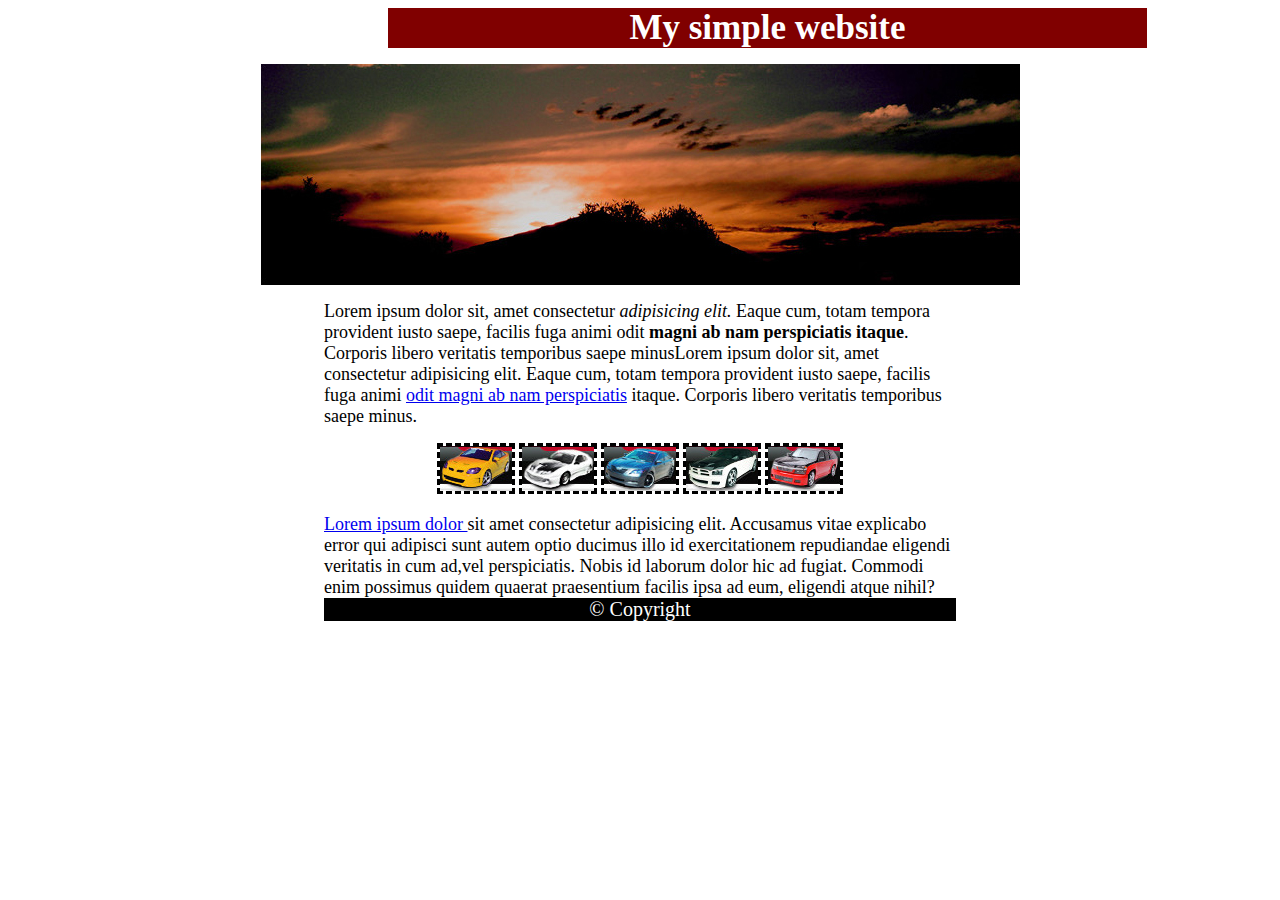
<file: HW4/index.html>
<!DOCTYPE html>
<html lang="en">

<head>
    <meta charset="UTF-8">
    <meta name="viewport" content="width=device-width, initial-scale=1.0">
    <link rel="stylesheet" href="style.css">
    <title>Simple</title>
</head>

<body>
    <div class="title">My simple website</div>
    <p> <img src="img\sunset.jpg" alt="sunset" class="sunset"> </p>
    <p class="text">Lorem ipsum dolor sit, amet consectetur <em> adipisicing elit.</em>
        Eaque cum, totam tempora provident iusto saepe, facilis fuga animi odit
        <b>magni ab nam perspiciatis itaque</b>. Corporis libero veritatis
        temporibus saepe minusLorem ipsum dolor sit, amet consectetur
        adipisicing elit. Eaque cum, totam tempora provident iusto saepe,
        facilis fuga animi <a href="#">odit magni ab nam perspiciatis</a> itaque. Corporis libero
        veritatis temporibus saepe minus.</p>
    <p class="cars">
        <img src="img\car01.jpg" alt="porsche" class="border">
        <img src="img\car02.jpg" alt="mitsubishi" class="border">
        <img src="img\car03.jpg" alt="audi" class="border">
        <img src="img\car04.jpg" alt="bmw" class="border">
        <img src="img\car05.jpg" alt="volvo" class="border">
    </p>
    <p class="text"> <a href="#">Lorem ipsum dolor </a>sit amet consectetur adipisicing elit. Accusamus vitae
        explicabo error
        qui
        adipisci sunt autem optio ducimus illo id exercitationem repudiandae eligendi
        veritatis in cum ad,vel perspiciatis. Nobis id laborum dolor hic ad fugiat. Commodi enim
        possimus quidem quaerat praesentium facilis ipsa ad eum, eligendi atque nihil?</p>
    <footer> © Copyright </footer>
</body>

</html>
</file>
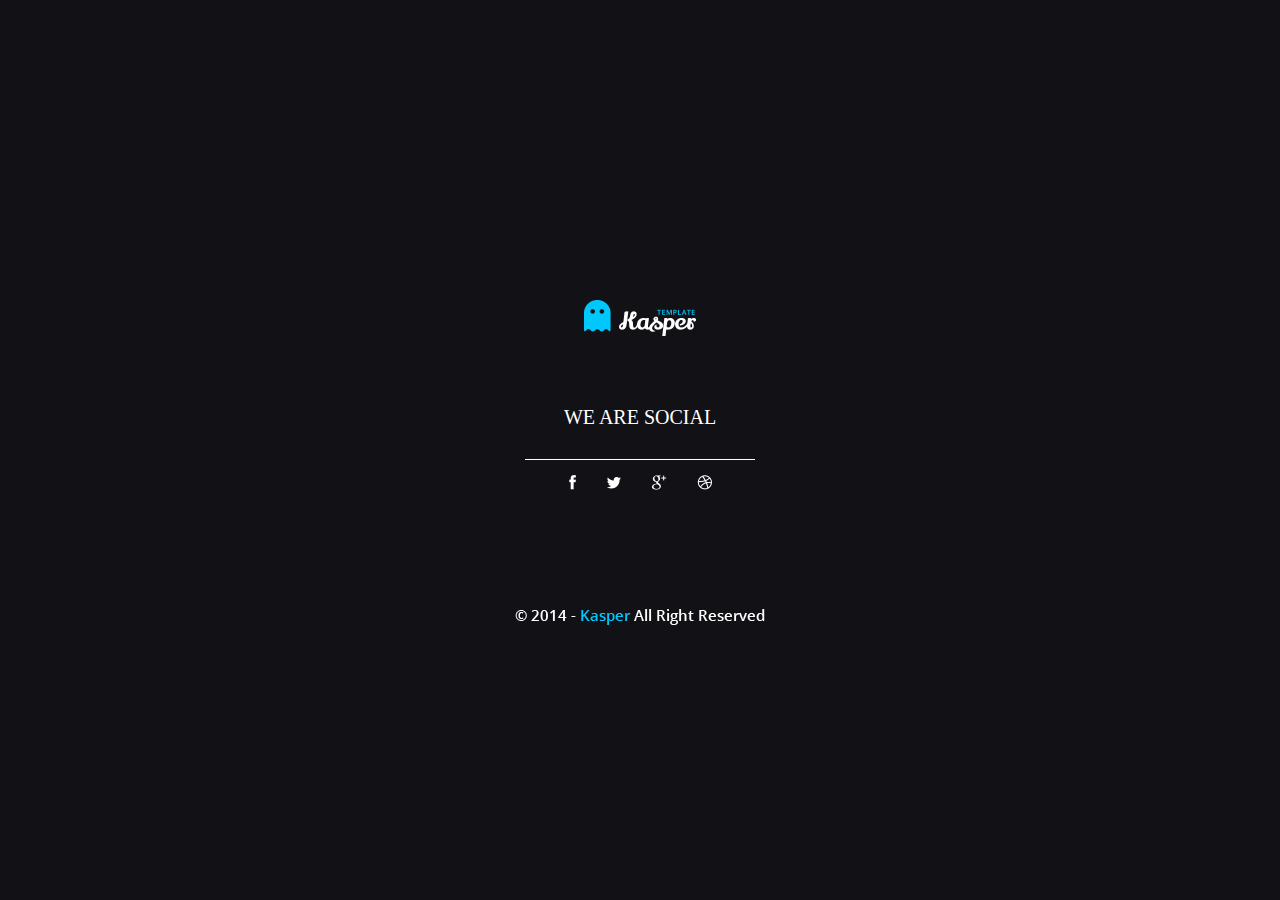
<file: HW5/index.html>
<!DOCTYPE html>
<html lang="en">

<head>
    <meta charset="UTF-8">
    <meta name="viewport" content="width=device-width, initial-scale=1.0">
    <title> Kasper Website </title>
    <link rel="stylesheet" href="style.css">
</head>

<body>
    <main>
        <div class="logo">
            <img src="images\Logo.png" alt="logo">
        </div>
        <p class="text">WE ARE SOCIAL</p>
        <div class="separator">
            <img src="images\Separator.png" alt="separator">
        </div>
        <div class="social">
            <a href="https://www.facebook.com">
                <img src="images\forma.png" alt="facebook">
            </a>
            <a href="https://twitter.com">
                <img src="images\Tweeter.png" alt="tweeter">
            </a>
            <a href="https://https://plus.google.com">
                <img src="images\Google.png" alt="google">
            </a>
            <a href="https://dribbble.com">
                <img src="images\Dribble.png" alt="Dribble"></a>
        </div>
        <footer>
            <img src="images\copyright.png" alt="copyright" class="copyright">
        </footer>
    </main>
</body>

</html>
</file>
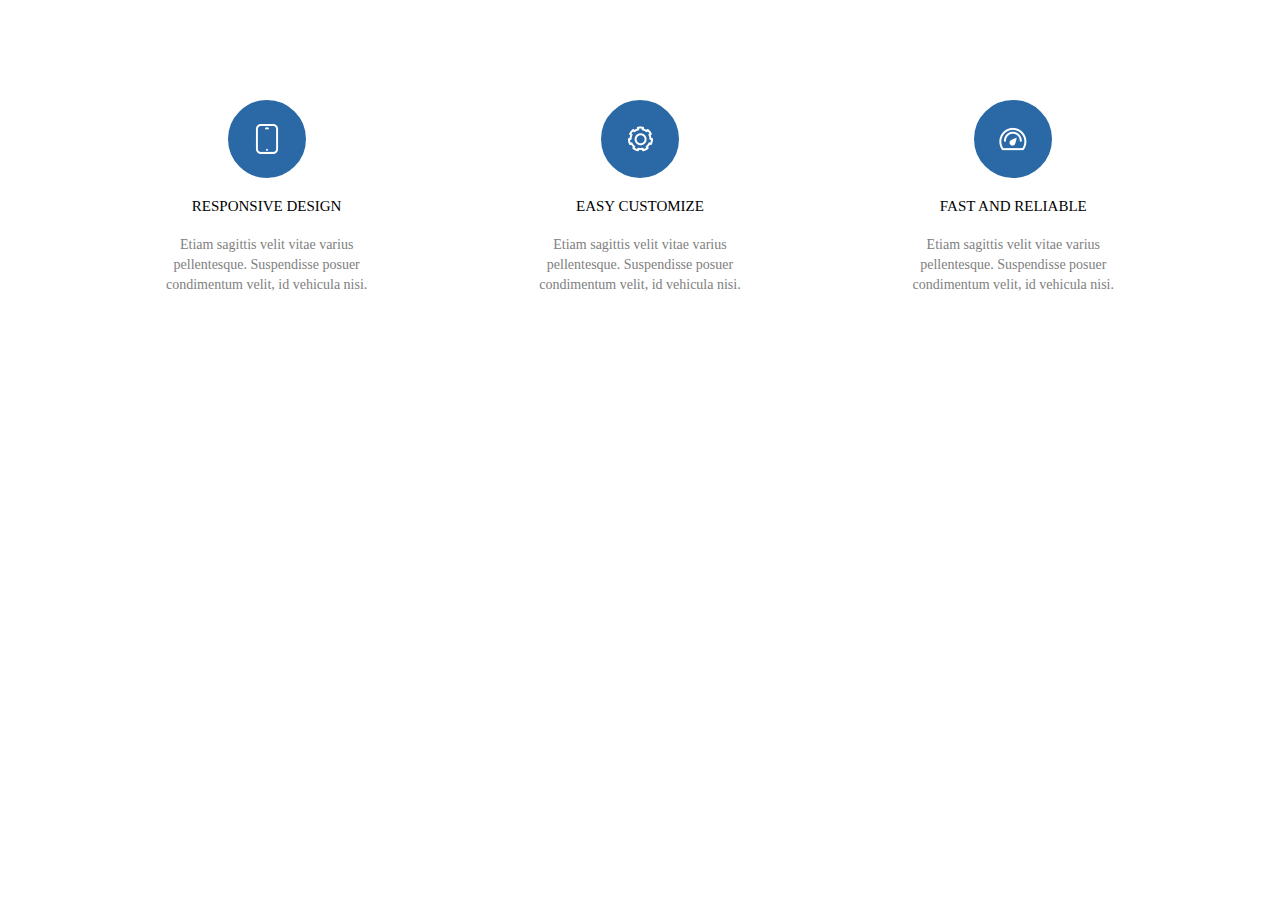
<file: HW6/index.html>
<!DOCTYPE html>
<html lang="en">

<head>
    <meta charset="UTF-8">
    <meta name="viewport" content="width=device-width, initial-scale=1.0">
    <link rel="stylesheet" href="style.css">
    <title>3 Buttons</title>
</head>

<body class="wrapper">
    <div class="big-block">
        <div class="icons-block">
            <a href="#">
                <div id="phone" class="border">
                </div>
            </a>
        </div>
        <div>
            <p class="block-tittle">
                Responsive Design
            </p>
            <p class="block-text">
                Etiam sagittis velit vitae varius pellentesque.
                Suspendisse posuer condimentum velit, id vehicula nisi.
            </p>
        </div>
    </div>
    <div class="big-block">
        <div class="icons-block">
            <a href="#">
                <div id="settings" class="border">
                </div>
            </a>
        </div>
        <div>
            <p class="block-tittle">
                Easy customize
            </p>
            <p class="block-text">
                Etiam sagittis velit vitae varius pellentesque.
                Suspendisse posuer condimentum velit, id vehicula nisi.
            </p>
        </div>
    </div>
    <div class="big-block">
        <div class="icons-block">
            <a href="#">
                <div id="speedometer" class="border">
                </div>
            </a>
        </div>
        <div>
            <p class="block-tittle">
                Fast and reliable
            </p>
            <p class="block-text">
                Etiam sagittis velit vitae varius pellentesque.
                Suspendisse posuer condimentum velit, id vehicula nisi.
            </p>
        </div>
    </div>



</body>

</html>
</file>
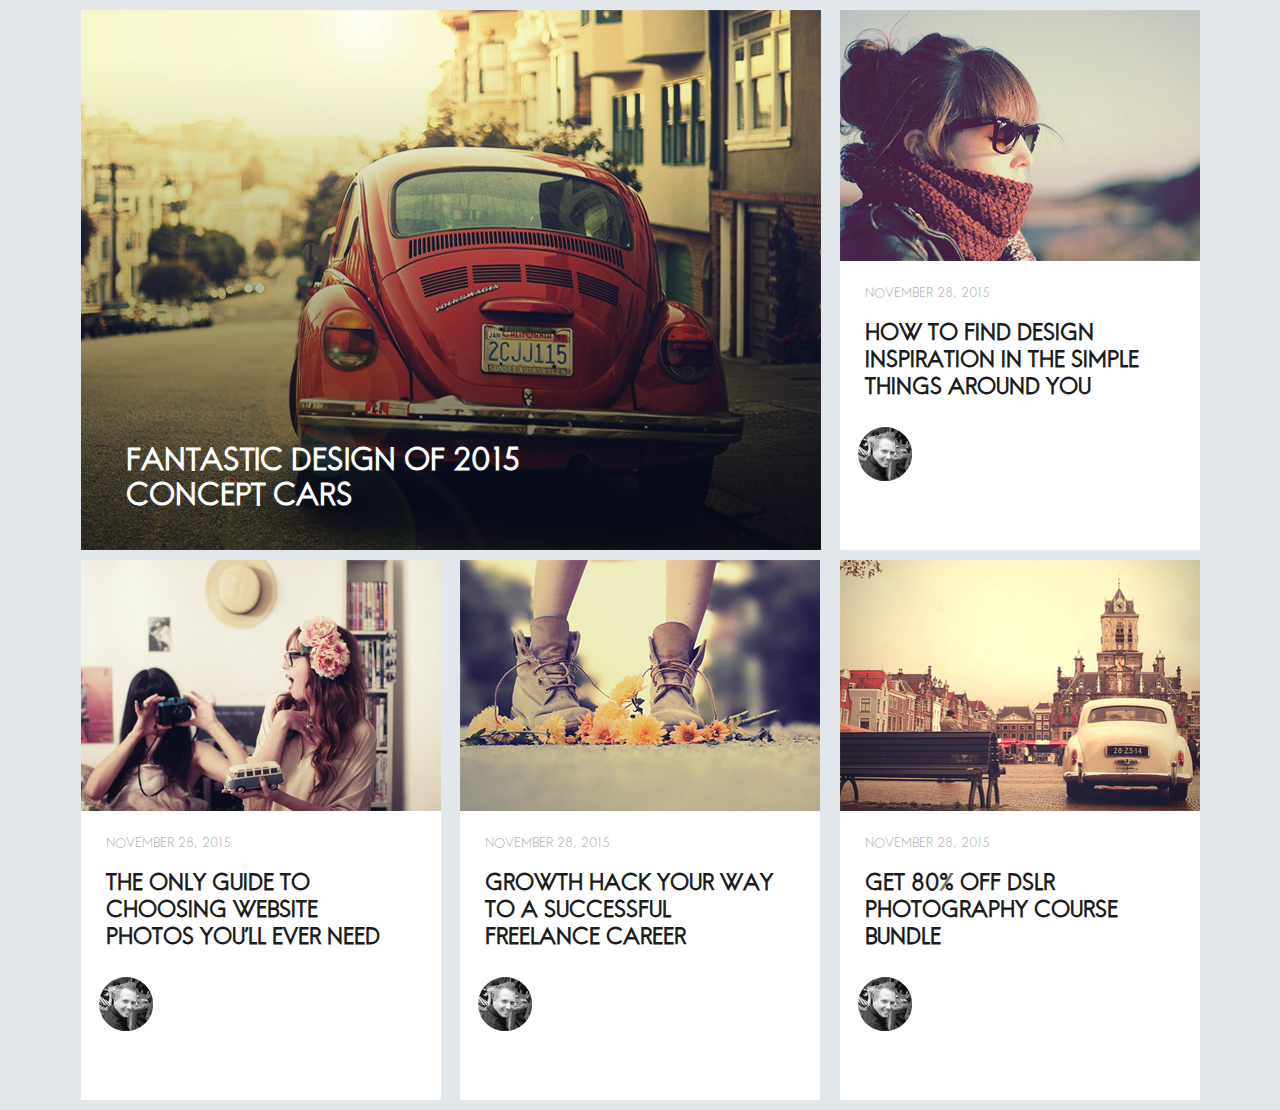
<file: HW11/1/index.html>
<!DOCTYPE html>
<html lang="en">

<head>
    <meta charset="UTF-8">
    <meta name="viewport" content="width=device-width, initial-scale=1.0">
    <title>Document</title>
    <link rel="stylesheet" href="style.css">
</head>

<body>
    <div class="wrap">

        <div class="car-block-section">
            <div class="car-text">
                <p class="date">NOVEMBER 28, 2015</p>
                <p class="post-title">FANTASTIC DESIGN OF 2015<br>CONCEPT CARS</p>
            </div>
        </div>

        <div class="block-section">
            <div class="image" id="girl"></div>
            <div class="section-text">
                <p class="date">NOVEMBER 28, 2015</p>
                <p class="content-text">
                    How To Find Design<br>
                    Inspiration In The Simple<br>
                    Things Around You </p>
            </div>
            <div class="avatar"></div>
        </div>

        <div class="block-section">
            <div class="image" id="girls"></div>
            <div class="section-text">
                <p class="date">NOVEMBER 28, 2015</p>
                <p class="content-text">
                    The Only Guide To<br>
                    Choosing Website <br>
                    Photos You’ll Ever Need <br>
                </p>
            </div>
            <div class="avatar"></div>
        </div>

        <div class="block-section">
            <div class="image" id="legs"></div>
            <div class="section-text">
                <p class="date">NOVEMBER 28, 2015</p>
                <p class="content-text">
                    Growth Hack Your Way<br>
                    to a Successful <br>
                    Freelance Career
                </p>
            </div>
            <div class="avatar"></div>
        </div>
        <div class="block-section">
            <div class="image" id="old-car"></div>
            <div class="section-text">
                <p class="date">NOVEMBER 28, 2015</p>
                <p class="content-text">
                    Get 80% Off DSLR<br>
                    Photography Course<br>
                    Bundle
                </p>
            </div>
            <div class="avatar"></div>
        </div>

    </div>
</body>
</file>
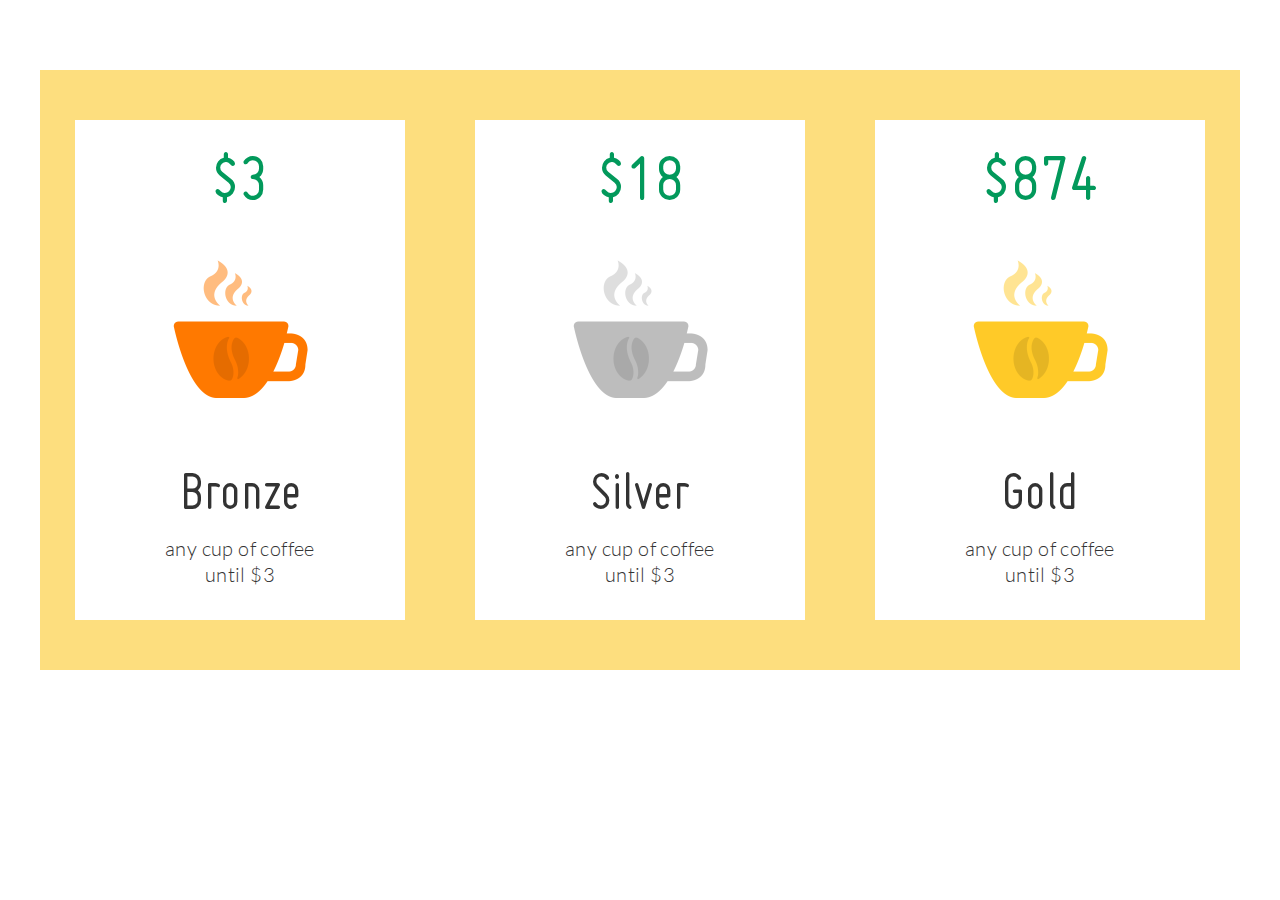
<file: HW11/2/index.html>
<!DOCTYPE html>
<html lang="en">

<head>
    <meta charset="UTF-8">
    <meta name="viewport" content="width=device-width, initial-scale=1.0">
    <title>HomeWork 11</title>
    <link rel="stylesheet" href="style.css">
</head>

<body>
    <div class="wrap">
        <div class="main-block">
            <div class="price">
                <p>$3</p>
            </div>
            <div class="cup">
                <div class="smoke" id="bronze"></div>
                <div class="bronze-cup"> <img src="images/bean.png" alt=""> </div>
            </div>
            <h1 class="metal"> Bronze </h1>
            <p class="after-text"> any cup of coffee until $3 </p>
        </div>

        <div class="main-block">
            <div class="price">
                <p>$18</p>
            </div>
            <div class="cup">
                <div class="smoke" id="silver"></div>
                <div class="silver-cup"> <img src="images/bean.png" alt=""> </div>
            </div>
            <h1 class="metal"> Silver </h1>
            <p class="after-text"> any cup of coffee until $3 </p>
        </div>

        <div class="main-block">
            <div class="price">
                <p>$874</p>
            </div>
            <div class="cup">
                <div class="smoke" id="gold"></div>
                <div class="gold-cup"> <img src="images/bean.png" alt=""> </div>
            </div>
            <h1 class="metal"> Gold </h1>
            <p class="after-text"> any cup of coffee until $3 </p>
        </div>


    </div>
</body>

</html>
</file>
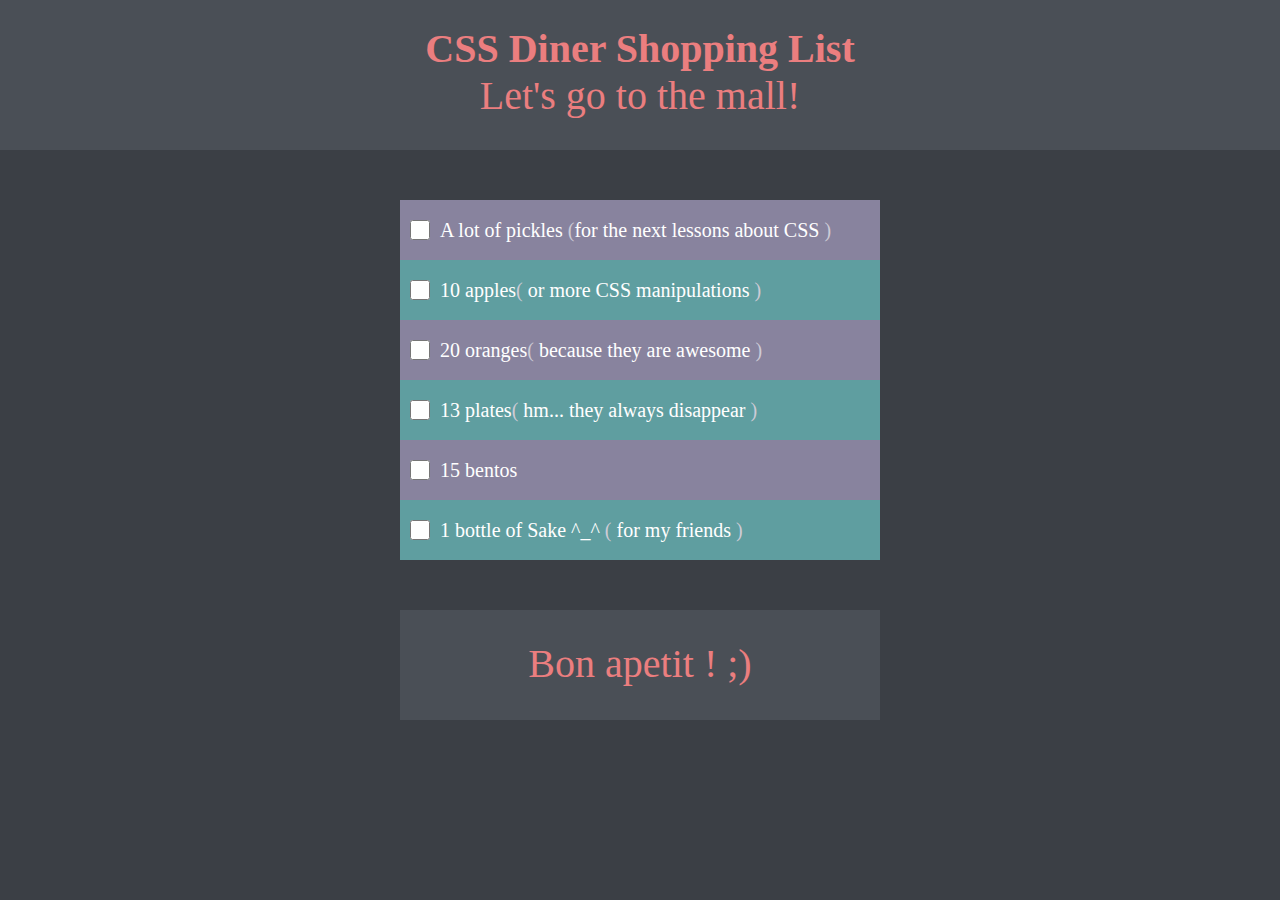
<file: HW6/first/index.html>
<!DOCTYPE html>
<html lang="en">

<head>
    <meta charset="UTF-8">
    <meta name="viewport" content="width=device-width, initial-scale=1.0">
    <link rel="stylesheet" href="style.css">
    <title>Shopping list</title>
</head>

<body>
    <div class="header">
        <h1 class="text">CSS Diner Shopping List</h1>
        <p class="text">Let's go to the mall!</p>
    </div>
    <div class="list">
        <div>
            <form action="">
                <ul>
                    <li>
                        <label for="pickles" class="Shopping-list">
                            <input type="checkbox" id="pickles" name="pickles" value="Pickles">
                            <span>A lot of pickles
                                <span class="content-in-brackets">for the next lessons about CSS
                                </span>
                            </span>
                        </label>
                    </li>
                    <li>
                        <label for="apples" class="Shopping-list">
                            <input type="checkbox" id="apples" name="apples" value="Apples">
                            <span>10 apples<span class="content-in-brackets">
                                    or more CSS manipulations
                                </span></span>
                        </label>
                    </li>
                    <li>
                        <label for="oranges" class="Shopping-list">
                            <input type="checkbox" id="oranges" name="oranges" value="Pickles">
                            <span>20 oranges<span class="content-in-brackets">
                                    because they are awesome
                                </span></span>
                        </label>
                    </li>
                    <li> <label for="plates" class="Shopping-list">
                            <input type="checkbox" id="plates" name="plates" value="Apples">
                            <span>13 plates<span class="content-in-brackets">
                                    hm... they always disappear
                                </span></span>
                        </label>
                    </li>
                    <li>
                        <label for="bentos" class="Shopping-list">
                            <input type="checkbox" id="bentos" name="bentos" value="Bentos">
                            <span>15 bentos</span>
                        </label>
                    </li>
                    <li>
                        <label for="bottle" class="Shopping-list">
                            <input type="checkbox" id="bottle" name="bottle" value="Bottle">
                            <span>1 bottle of Sake ^_^
                                <span class="content-in-brackets"> for my friends
                                </span></span>
                        </label>
                    </li>
                </ul>
            </form>
        </div>
        <div class="footer">
            <p class="text"> Bon apetit ! ;) </p>
        </div>
    </div>
</body>

</html>
</file>
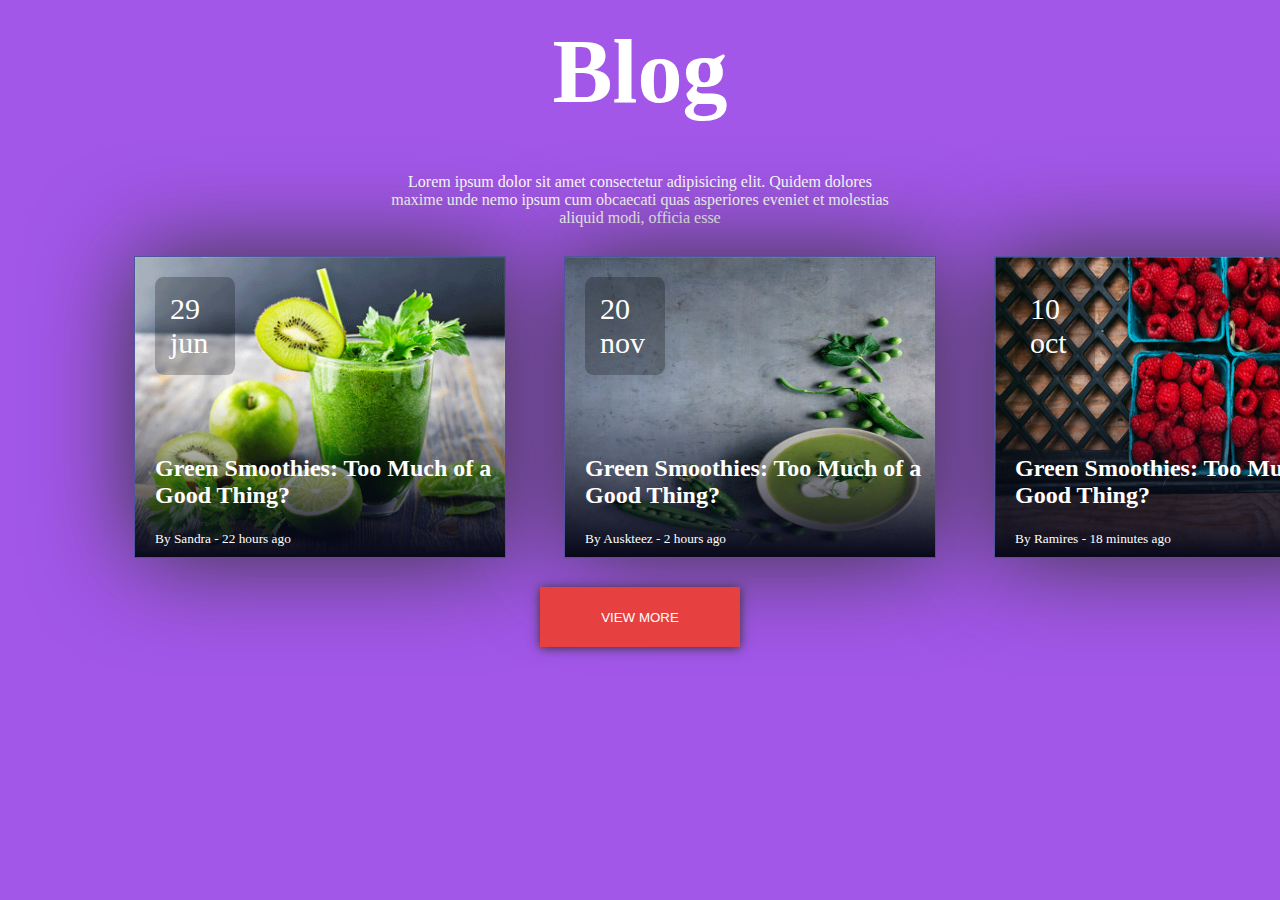
<file: HW7/1/index.html>
<!DOCTYPE html>
<html lang="en">

<head>
    <meta charset="UTF-8">
    <meta name="viewport" content="width=device-width, initial-scale=1.0">
    <link rel="stylesheet" href="style.css">
    <title>Blog</title>
</head>

<body>
    <header>
        <h1 class="title">Blog</h1>
        <p class="behind-tittle">Lorem ipsum dolor sit amet consectetur adipisicing elit.
            Quidem dolores maxime unde nemo ipsum cum obcaecati quas
            asperiores eveniet et molestias aliquid modi, officia esse</p>
    </header>

    <div class="main">

        <div class="main-block">
            <div class="image-block">
                <img src="img/img.png" alt="">
            </div>

            <div class="text">
                <div class="date">29 <br>
                    jun </div>
                <h2>
                    Green Smoothies: Too Much of a Good Thing?
                </h2>
                <small>By Sandra - 22 hours ago</small>
            </div>
        </div>

        <div class="main-block">
            <div class="image-block">
                <img src="img\gorohhh.png" alt="">
            </div>
            <div class="text">
                <div class="date">20 <br>
                    nov </div>
                <h2>
                    Green Smoothies: Too Much of a Good Thing?
                </h2>
                <small>By Auskteez - 2 hours ago</small>
            </div>
        </div>

        <div class="main-block">
            <div class="image-block">
                <img src="img\red.png" alt="">
            </div>
            <div class="text">
                <div class="date">10 <br>
                    oct </div>
                <h2>
                    Green Smoothies: Too Much of a Good Thing?
                </h2>
                <small>By Ramires - 18 minutes ago</small>
            </div>
        </div>
    </div>
    <footer>
        <div class="wrap"> <button type="button" class="button">VIEW MORE</button></div>
    </footer>

</body>

</html>
</file>
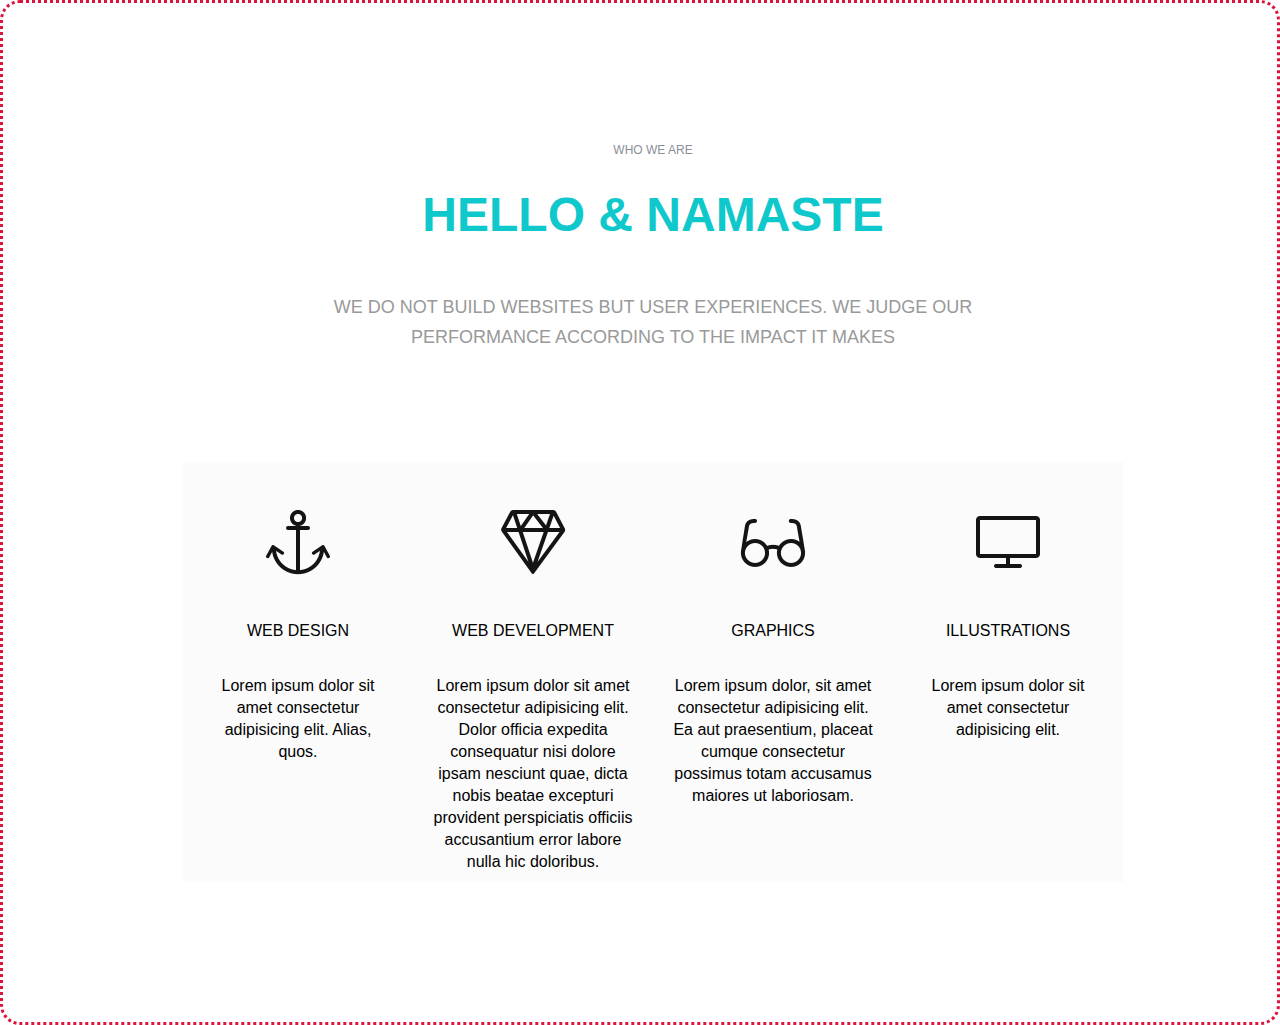
<file: HW8/1/index.html>
<!DOCTYPE html>
<html lang="en">

<head>
    <meta charset="UTF-8">
    <meta name="viewport" content="width=device-width, initial-scale=1.0">
    <title>Diamond</title>
    <link rel="stylesheet" href="style.css">
</head>


<body>
    <div class="wrapper">
        <section class="company-section">
            <header>
                Who we are
            </header>
            <h1>Hello & Namaste</h1>
            <p>
                We do not build websites but user experiences. We judge our performance according to the impact it makes
            </p>
            <div class="profiles">
                <div class="item" id="item-design">
                    <div class="icon">
                    </div>
                    <div class="top">
                        web design
                    </div>
                    <div class="text">
                        Lorem ipsum dolor sit amet consectetur adipisicing elit. Alias, quos.
                    </div>
                </div>
                <div class="item" id="item-development">
                    <div class="icon">
                    </div>
                    <div class="top">
                        web development
                    </div>
                    <div class="text">
                        Lorem ipsum dolor sit amet consectetur adipisicing elit. Dolor officia expedita consequatur nisi
                        dolore ipsam nesciunt quae, dicta nobis beatae excepturi provident perspiciatis officiis
                        accusantium error labore nulla hic doloribus.
                    </div>
                </div>
                <div class="item" id="item-graphics">
                    <div class="icon">
                    </div>
                    <div class="top">
                        Graphics
                    </div>
                    <div class="text">
                        Lorem ipsum dolor, sit amet consectetur adipisicing elit. Ea aut praesentium, placeat cumque
                        consectetur possimus totam accusamus maiores ut laboriosam.
                    </div>
                </div>
                <div class="item" id="item-illustrations">
                    <div class="icon">
                    </div>
                    <div class="top">
                        Illustrations
                    </div>
                    <div class="text">
                        Lorem ipsum dolor sit amet consectetur adipisicing elit.
                    </div>
                </div>
            </div>


        </section>

    </div>


</body>

</html>
</file>
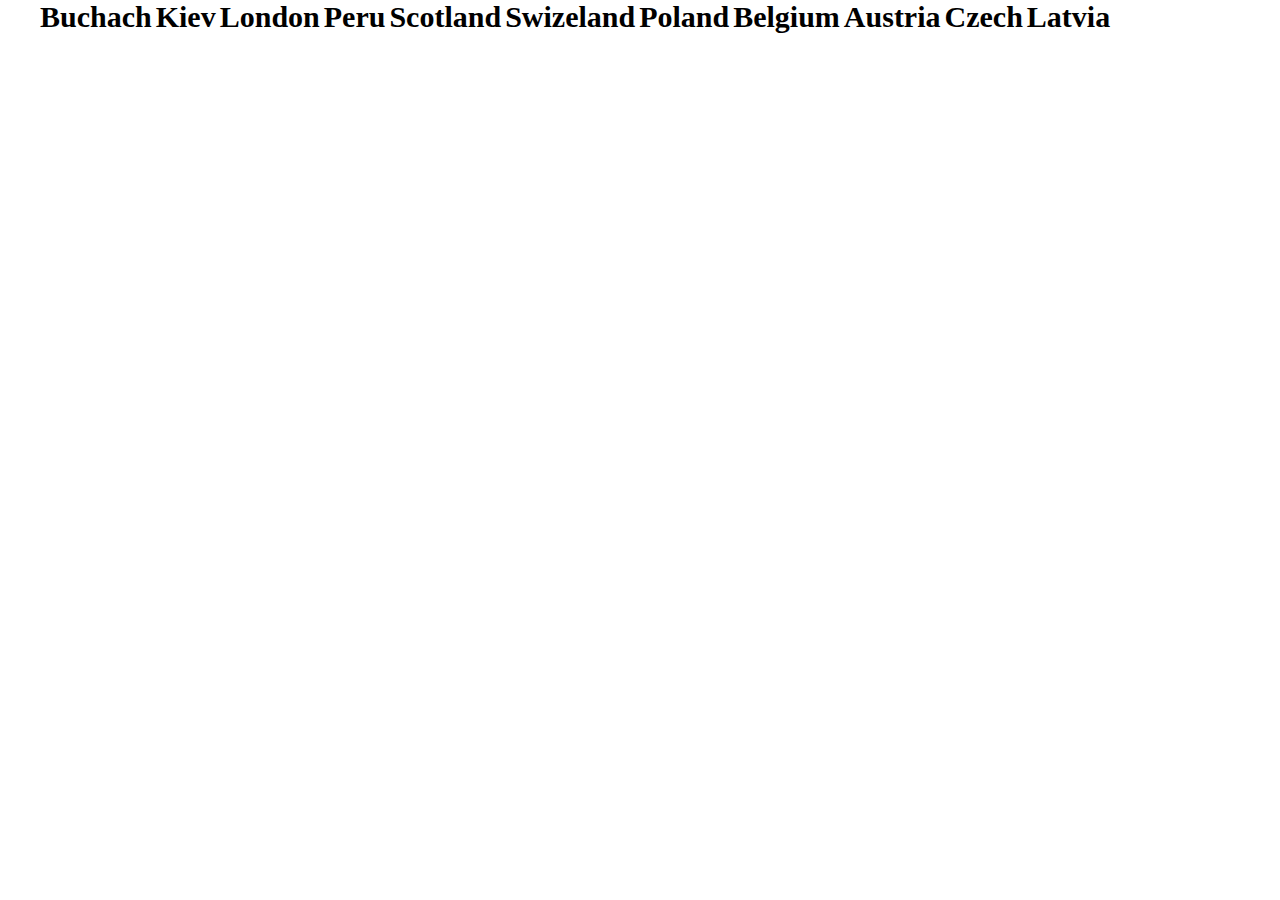
<file: HW8/2/index.html>
<!DOCTYPE html>
<html lang="en">

<head>
    <meta charset="UTF-8">
    <meta name="viewport" content="width=device-width, initial-scale=1.0">
    <link rel="stylesheet" href="style.css">
    <title>Weather</title>
</head>

<body>
    <ul>
        <li id="Buchach">
            <h2>Buchach</h2>
        </li>
        <li id="Kiev">
            <h2> Kiev</h2>
        </li>
        <li id="London">
            <h2>London</h2>
        </li>
        <li id="Peru">
            <h2>Peru</h2>
        </li>
        <li id="Scotland">
            <h2>Scotland</h2>
        </li>
        <li id="Swizeland">
            <h2>Swizeland</h2>
        </li>
        <li id="Poland">
            <h2>Poland</h2>
        </li>
        <li id="Belgium">
            <h2>Belgium</h2>
        </li>
        <li id="Austria">
            <h2>Austria</h2>
        </li>
        <li id="Czech">
            <h2>Czech</h2>
        </li>
        <li id="Latvia">
            <h2>Latvia</h2>
        </li>
    </ul>

</body>

</html>
</file>
<file: HW4/style.css>
.title{
    background-color: maroon;
    color: white;
    margin-left: 380px;
    font-size: 35px;
    font-weight: 800;
    width: 759px;
    text-align: center;
}
.sunset{
    display: block;
    margin: auto;
    }
.text{
    margin: 0% 25% 0% 25%;
    font-size: 18px;
    text-align: left;
 }
 .cars{
     display: block;
     text-align: center;
 }
 .border{
    border: dashed;
 }
 footer{
     background-color: black;
     color: white;
     margin: 0% 25% 0% 25%;
     text-align: center ;
     font-size: 20px;
 }
</file>
<file: HW5/style.css>
*{
    margin: 0;
    padding: 0;
 }
 body{
    background-color: #121116  ;
}
main{
    margin-top: 300px;
}
.logo{
    display: flex;
    justify-content: center;
    margin-bottom: 70px;
    }
.text{
    color: white;
    font-size: 20px;
    font-weight: lighter;
        font-style: inherit;
    text-align: center;
    margin-bottom: 30px;
    }
.separator{
    display: flex;
    justify-content: center;
}
.social{
    display: flex;
    justify-content: center;
    margin-bottom: 100px;
    }
.social a{
    display:  block;
    margin: 15px 15px;
}
footer{
    display: flex;
    justify-content: center;
}
</file>
<file: HW6/style.css>
.wrapper {
        width: 1120px;
        margin: 0 auto;
        display: flex;
        justify-content: space-around;
      }
      
.big-block {
        display: flex;
        flex-direction: column;
        justify-content: start;
        align-items: center;
      }
      
.icons-block {
        margin-top: 100px;
      }
      
.border {
        width: 70px;
        height: 70px;
        border-radius: 50%;
        border: 4px  #2a69a6 solid;
      
      }
      
.block-tittle {
        text-align: center;
        text-transform: uppercase;
        font-size: 15px;
        color: #000000;
        margin-top: 20px;
      }
      
.block-text {
        text-align: center;
        font-size: 14px;
        line-height: 20px;
        color: grey;
        width: 250px;
        margin-top: 20px;
      }
      
#phone {
background: #2a69a6 url(/HW6/images/phone-white.png) no-repeat center;       
}
      
#phone:hover {
 background: #ffffff url(/HW6/images/phone-blue.png) no-repeat center center;
      }
      
#settings {
background: #2a69a6 url(/HW6/images/settings-white.png) no-repeat center center;
      }
      
#settings:hover {
background: #ffffff url(/HW6/images/settings-blue.png) no-repeat center center;
      }
      
#speedometer {
background: #2a69a6 url(/HW6/images/speedometer-white.png) no-repeat center center;
      }
      
#speedometer:hover {
background: #ffffff url(/HW6/images/speedometer-blue.png) no-repeat center center;
      }
</file>
<file: HW11/1/style.css>
*{
    margin: 0;
    padding: 0;
}
@font-face {
    font-family: "HansKedrick";
    src: url('fonts/HansKendrick-Regular.otf');
}
body {
     background-color: #E2E7EC;
}
.wrap{
    margin: auto;
    width: 1119px;
    display: flex;
    flex-wrap: wrap;
    justify-content: space-between;
    padding-top: 10px;
}
.car-block-section{
    background-image: url(images/first.png);
    width: 740px;
    height: 540px;
    position: relative;
    margin-bottom: 10px;
}
.car-text{
    position: absolute;
    top: 400px;
    left: 45px
}
.block-section{
    height: 540px;
    width:360px;  
    background-color: white;
    margin-bottom: 10px;
}
.section-text{
    margin: 25px;
}
.date {
    font-family: "HansKedrick";
    font-size: 13px;  
    color: rgba(129, 129, 129, 0.502);
    line-height: 15px;
    margin-bottom: 20px;
}
.post-title {
    font-size: 30px;
    font-family: "HansKedrick";
    color:white;
    font-weight: bold;
    line-height: 35px;
    margin: 0;
}
.content-text {
     font-size: 22px;
     font-family: "HansKedrick";
    color: rgb(29, 29, 29);
    font-weight: bold;
    text-transform: uppercase;
}
.image{
    height: 251px;
    width: 360px;
}
.avatar{
    height: 54px;
    width: 54px;
    background-image: url(images/avatar.png);
    margin: 18px;
}
#girl{
    background-image: url(images/second.png);
    background-repeat: no-repeat;
}
#girls{
    background-image: url(images/third.png);
    background-repeat: no-repeat;
}
#legs{
    background-image: url(images/forth.png);
    background-repeat: no-repeat;
}
#old-car{
    background-image: url(images/fifth.png);
    background-repeat: no-repeat;
}
</file>
<file: HW11/2/style.css>
*{
    margin: 0px;
    padding: 0px;
}
@font-face {
    font-family: "Miso";
    src: url(fonts/Miso.woff) 
}
 @font-face {
    font-family: "Lato";
    src: url(fonts/Lato-Light.ttf);
    font-weight: lighter;}
.wrap{
    width: 1200px;
    height: 600px;
    margin: auto;
    margin-top: 70px;
    color: #333333;
    background-color: #fdde7e;
    justify-content: space-around;
    align-items: center;
    display: flex;
}
.main-block{
    background-color: white;
    width: 330px;
    height: 450px;
    display: flex;
    flex-direction: column;
    align-items: center;
    justify-content: space-around;
    font-family: "Miso", sans-serif;
    background-color: white;
    padding: 25px 0;
}
.price {
    color: #02995b;
    font-size: 70px;
    text-align: center;
    margin-bottom: 30px;
    
}
.smoke{
    background-repeat: no-repeat;
    width: 49px;
    height: 46px;
    margin-left: 30px;
    margin-bottom: 15px;
}
#bronze{
    background-image: url(images/smoke-bronze.png);
}
#silver{
    background-image: url(images/smoke-silver.png);
}
#gold{
    background-image: url(images/smoke-gold.png);
}
img{
    padding-left: 40px;
    padding-top: 15px;
}
.bronze-cup{
    background-image: url(images/cup-bronze.png);
    background-repeat: no-repeat;
    width: 135px;
    height: 135px;
}
.silver-cup{
    background-image: url(images/cup-silver.png);
    background-repeat: no-repeat;
    width: 135px;
    height: 135px;
}
.gold-cup{
    background-image: url(images/cup-gold.png);
    background-repeat: no-repeat;
    width: 135px;
    height: 135px;
}
h1{
    font-size: 56px;
    font-weight: 500;
}
.main-block > p {
    font-family: "Lato";
    font-weight: lighter;
    font-size: 20px;
    line-height: 26px;
    width: 160px;
    letter-spacing: 0.025rem;
    text-align: center;
  }
  
  
.main-block:hover {
    transform: scaleY(1.1);
  }
</file>
<file: HW6/first/style.css>
* {
    margin: 0;
    padding: 0;
}
body{
    background-color: #3b3f45;
}
.header{
    background-color: #4a4f56;
    height: 150px;
}
h1 {
    padding-top: 25px;
}
.text{
    text-align: center;
    color: #eb7e7f;
    font-size: 250%;
}
ul{
    margin: 50px 400px 50px 400px;
    list-style: none;
}
li{
    width: 100%;
    height: 60px;
    background-color: #88839E;
    }
.Shopping-list {
    width: 100%;
    height: 100%;
    display: flex;
    align-items: center;
    cursor: pointer;
    color: white;
    font-size: 20px;
}
input[type="checkbox"] {
    width: 20px;
    height: 20px;
    margin: 0 10px 0 10px;
  }
.footer{
      background-color: #4a4f56;
      margin-left: 400px;
      margin-right: 400px;
      height: 80px;
      padding-top: 30px;
  }
li:nth-child(2n) {
      background-color: cadetblue;
  }
  .content-in-brackets::before {
    content: "(";
    color: #cdcbd6;
}

.content-in-brackets::after {
    content: ")";
    color: #cdcbd6;
}
li:hover {
    background-color: rgba(31, 163, 13, 0.7);
    border-top: 1px solid white;
    border-bottom: 1px solid white;
}

li:active {
    background-color: rgba(238, 120, 120, 0.918);
}
input:checked+span {
    text-decoration: line-through;
    color: #cdcbd6;
}
</file>
<file: HW7/1/style.css>
* {
    margin: 0;
    padding: 0;
}
body{
    background-color: rgb(162, 87, 233);
}
.main {
    background-color: rgb(162, 87, 233);
    width: 1500px;
    text-align: center;
    margin: 0 auto;
    display: flex;
    justify-content: center;
    }
 header {
    margin: 0 auto;
 }
.title {
    text-align: center;
    color: white;
    font-size: 90px;
    padding-top: 20px;
    margin-bottom: 50px;
}
.behind-tittle {
   text-align: center;
    color: white;
    width: 500px;
    margin: 0 auto;
}
.image-block {
    width: 370px;
    height: 300px;
    position: absolute;
}
.text {
    color: white;
    width: 370px;
    height: 300px;
    position: relative;
    text-align: start;
}
.main-block {
    display: flex;
    box-shadow:  0 0 0 1px rgb(82, 83, 158), 0 0 100px #333;
    margin: 30px;
}

.image-block::after {
    content: "";
    position: absolute;
    bottom: 0;
    right: 0;
    width: 100%;
    height: 160px;
    background-image: linear-gradient(rgba(226, 227, 243, 0), rgb(7, 8, 26));
}

.date {
    font-size: 30px;
    padding: 15px;
    background-color: rgba(0, 0, 0, 0.24);
    width: 50px;
    margin: 20px;
    border-radius: 10%;
}
img {
    width: 100%;
    height: 300px;
    
}
h2 {
    padding-top: 60px;
    padding-left: 20px;
    padding-bottom: 20px;
}
small {
    padding-left: 20px;
}
.wrap {
    display: flex;
    justify-content: center;
}
.button {
        background-color: rgb(230, 64, 64);
    width: 200px;
    height: 60px;
    color: white;
    box-shadow: 0 1px 10px #333;
    border: none;
    margin-bottom: 100px;
}
</file>
<file: HW8/1/style.css>
* {
    margin: 0;
    padding: 0;
    box-sizing: border-box;
  }
  
  .wrapper {
    width: 1280px;
    margin: 0 auto;
    padding: 0 170px;
    font-family: Montserrat, Arial, sans-serif;
    border: crimson;
    border-radius: 20px;
    border-style: dotted;
  }
  
  .company-section {
    padding: 140px 0 140px;
    text-align: center;
     width: 960px;
  }
  
  .company-section header {
    font-size: 12px;
    text-transform: uppercase;
    color: #898f99;
  }
  
  .company-section h1 {
    font-size: 48px;
    color: #0ec8cb;
    margin: 30px 0 45px;
    text-transform: uppercase;
  }
  
  .company-section > p {
    font-size: 18px;
    line-height: 30px;
    width: 700px;
    margin: 50px auto 110px;
    text-transform: uppercase;
    color: #999999;
  }
  
  .profiles {
   font-size: 0;
   padding: 0 10px;
   justify-content: center;
  }
  
  .item {
    display: inline-table;
    background-color: #f7f7f780;
    color: black;
    width: 240px;
    height: 420px;
  }
    .item:first-child{
    width: 230px;
  }
  
  .item:last-child{
    width: 230px;
  }
  
  .icon {
    width: 200px;
    height: 160px;
    margin: 0 auto;
  }
  
  #item-design .icon {
    background: url(images/anchor-black.png) center center no-repeat;
    transition: all .1s ease-in
  }
  
  #item-development .icon {
    background: url(images/diamond-black.png) center center no-repeat;
    transition: all .1s ease-in
  }
  
  #item-graphics .icon {
    background: url(images/eyeglasses-black.png) center center no-repeat;
    transition: all .1s ease-in
  }
  
  #item-illustrations .icon {
    background: url(images/monitor-black.png) center center no-repeat;
    transition: all .1s ease-in
  }
  
  .top {
    font-size: 16px;
    text-transform: uppercase;
    margin: 0 auto 35px;
  }
  
  .text {
    font-size: 16px;
    line-height: 22px;
    padding: 0 20px;
  }
  
  .item:hover {
    background-color: #0ec8cb80;
    color: white;
    transition: all .2s ease-in
  }
  
  .item:hover:first-child{
    background-color: #0ec8cb80;
    color: white;
  }
  
  #item-design.item:hover .icon {
    background-image: url(images/anchor-white.png);
    transition: all .2s ease-in
  }
  
  #item-development.item:hover .icon {
    background-image: url(images/diamond-white.png);
    transition: all .2s ease-in
  }
  
  #item-graphics.item:hover .icon {
    background-image: url(images/eyeglasses-white.png);
    transition: all .2s ease-in
  }
  
  #item-illustrations.item:hover .icon {
    background-image: url(images/monitor-white.png);
    transition: all .2s ease-in
  }
</file>
<file: HW8/2/style.css>
*{
    margin: 0 auto;
    padding: 0 auto;
}
li{
    display: inline-block;
    font-size: 20px;
    text-align: center;
}
</file>
